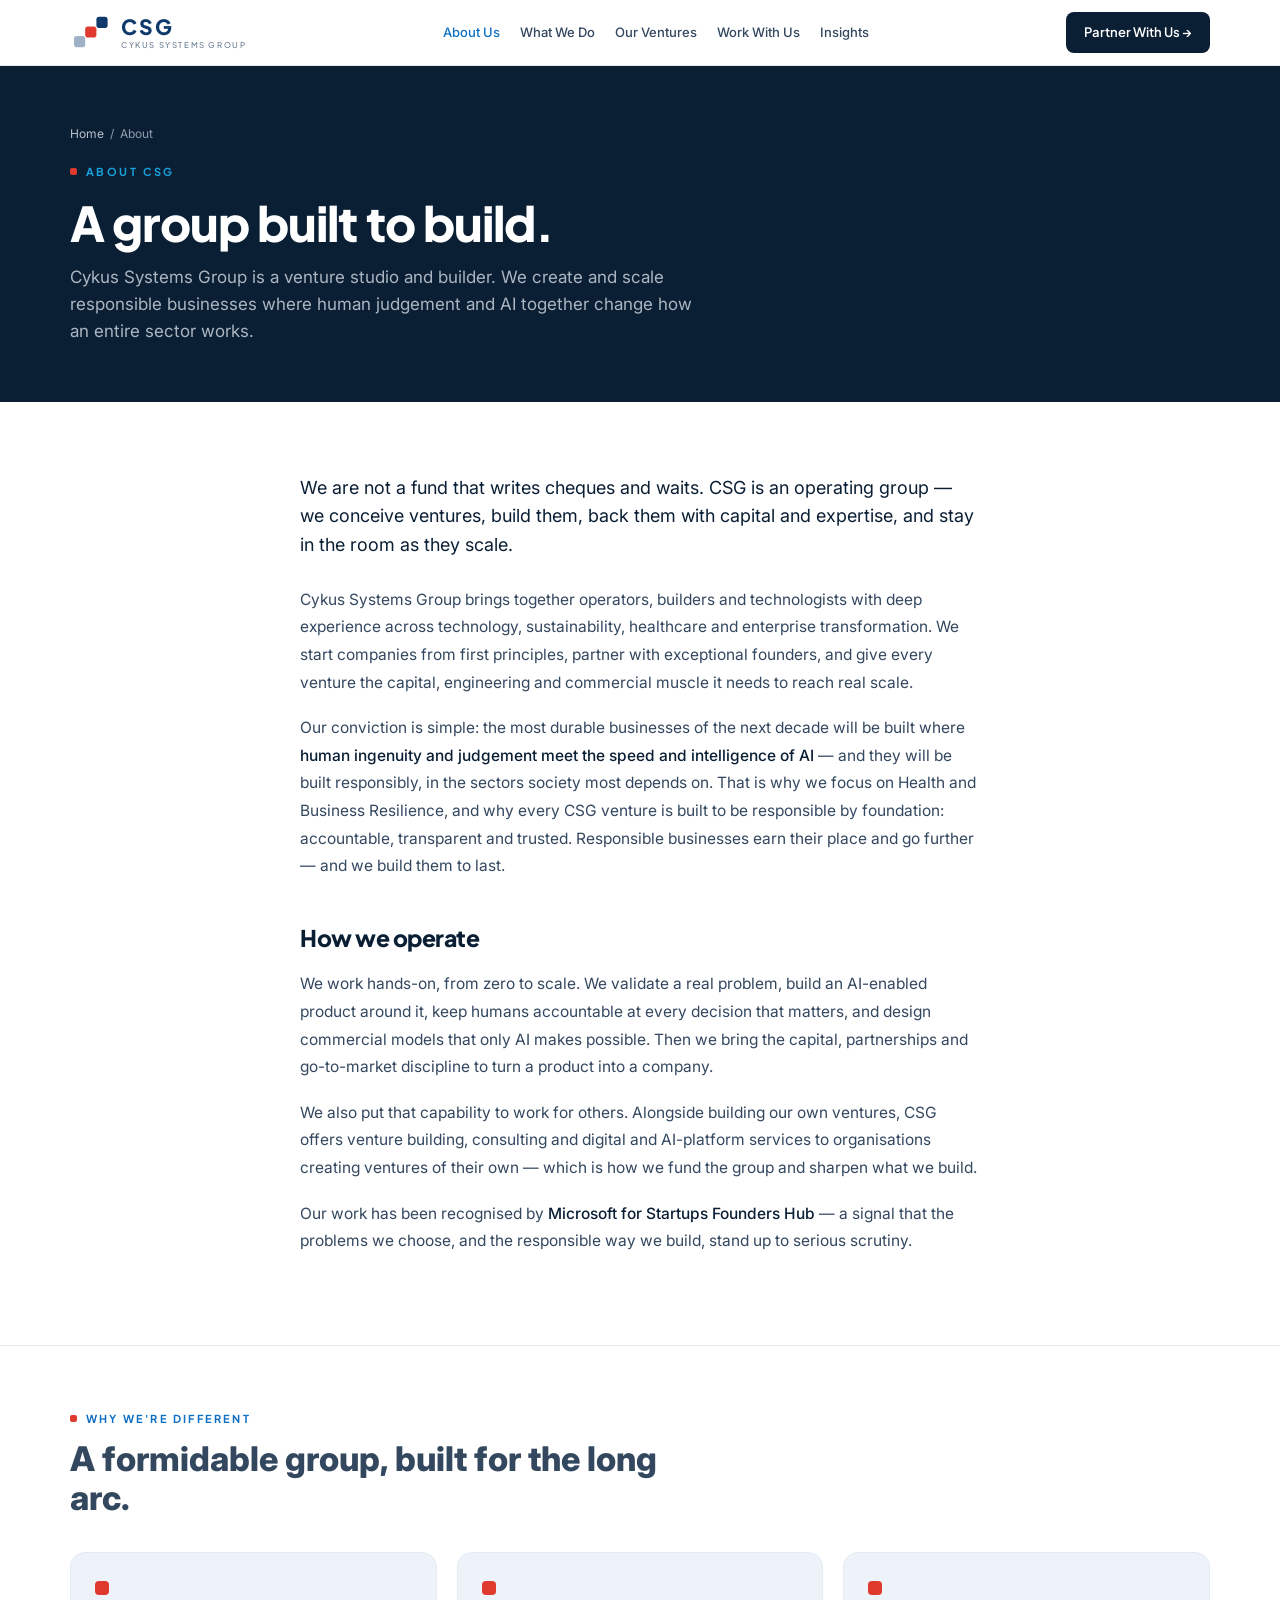
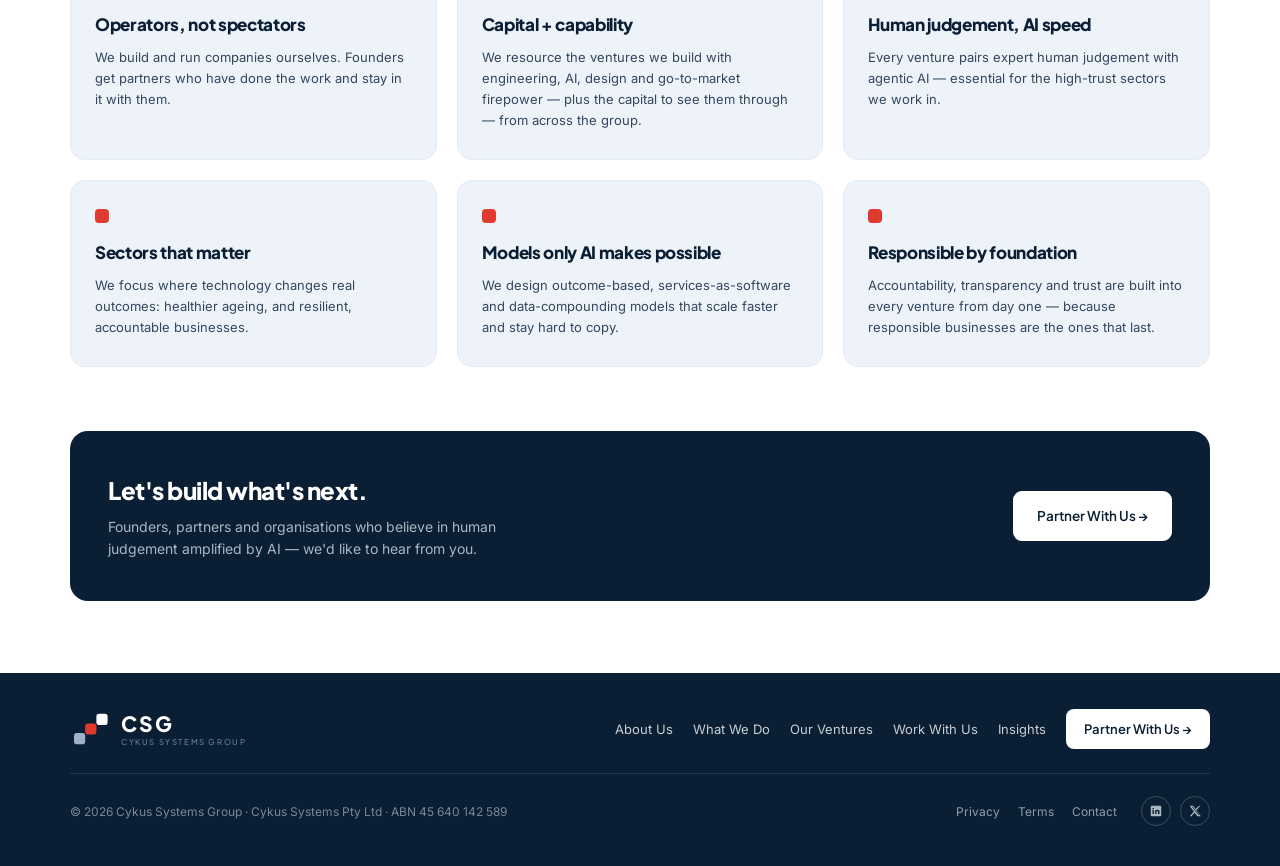
<file: about.html>
<!DOCTYPE html>
<html lang="en">
<head>
<meta charset="utf-8">
<meta name="viewport" content="width=device-width, initial-scale=1, viewport-fit=cover">
<meta name="claude:viewport-fit-sides" content="cover">
<title>About — CSG</title>
<link rel="icon" href="favicon.svg" type="image/svg+xml">
<link rel="icon" href="favicon-32.png" sizes="32x32" type="image/png">
<link rel="apple-touch-icon" href="apple-touch-icon.png">
<link rel="stylesheet" href="css/site.css">
<link rel="stylesheet" href="https://fonts.googleapis.com/css2?family=Plus+Jakarta+Sans:wght@500;600;700;800&family=Inter:wght@300;400;500&display=swap">
<!-- Microsoft Clarity -->
<script type="text/javascript">
    (function(c,l,a,r,i,t,y){
        c[a]=c[a]||function(){(c[a].q=c[a].q||[]).push(arguments)};
        t=l.createElement(r);t.async=1;t.src="https://www.clarity.ms/tag/"+i;
        y=l.getElementsByTagName(r)[0];y.parentNode.insertBefore(t,y);
    })(window, document, "clarity", "script", "zaazlstyo4");
</script>
</head>
<body>

<nav class="nav">
  <div class="wrap nav-in">
    <a class="logo" href="index.html" style="text-decoration:none;">
      <span class="emblem" aria-hidden="true"><svg viewBox="0 0 100 100"><rect x="66" y="12" width="28" height="28" rx="7" fill="currentColor"/><rect x="38" y="36" width="28" height="28" rx="7" fill="#E03A2F"/><rect x="10" y="60" width="28" height="28" rx="7" fill="#9FB1C6"/></svg></span>
      <span class="logo-txt">CSG<span>CYKUS SYSTEMS GROUP</span></span>
    </a>
    <div class="nav-links nav-menu">
      <a href="about.html" class="active">About Us</a>
      <a href="index.html#approach">What We Do</a>
      <a href="index.html#ventures">Our Ventures</a>
      <a href="index.html#work">Work With Us</a>
      <a href="insights.html">Insights</a>
    </div>
    <div class="nav-right">
      <a class="btn-dark" href="partner.html">Partner With Us →</a>
    </div>
  </div>
</nav>

<header class="phead">
  <div class="wrap phead-in">
    <div class="breadcrumb"><a href="index.html">Home</a> &nbsp;/&nbsp; About</div>
    <div class="eyebrow">ABOUT CSG</div>
    <h1>A group built to build.</h1>
    <p>Cykus Systems Group is a venture studio and builder. We create and scale responsible businesses where human judgement and AI together change how an entire sector works.</p>
  </div>
</header>

<section class="sec">
  <div class="wrap prose">
    <p class="standfirst">We are not a fund that writes cheques and waits. CSG is an operating group — we conceive ventures, build them, back them with capital and expertise, and stay in the room as they scale.</p>
    <p>Cykus Systems Group brings together operators, builders and technologists with deep experience across technology, sustainability, healthcare and enterprise transformation. We start companies from first principles, partner with exceptional founders, and give every venture the capital, engineering and commercial muscle it needs to reach real scale.</p>
    <p>Our conviction is simple: the most durable businesses of the next decade will be built where <strong>human ingenuity and judgement meet the speed and intelligence of AI</strong> — and they will be built responsibly, in the sectors society most depends on. That is why we focus on Health and Business Resilience, and why every CSG venture is built to be responsible by foundation: accountable, transparent and trusted. Responsible businesses earn their place and go further — and we build them to last.</p>
    <h2>How we operate</h2>
    <p>We work hands-on, from zero to scale. We validate a real problem, build an AI-enabled product around it, keep humans accountable at every decision that matters, and design commercial models that only AI makes possible. Then we bring the capital, partnerships and go-to-market discipline to turn a product into a company.</p>
    <p>We also put that capability to work for others. Alongside building our own ventures, CSG offers venture building, consulting and digital and AI-platform services to organisations creating ventures of their own — which is how we fund the group and sharpen what we build.</p>
    <p>Our work has been recognised by <strong>Microsoft for Startups Founders Hub</strong> — a signal that the problems we choose, and the responsible way we build, stand up to serious scrutiny.</p>
  </div>
</section>

<section class="sec" style="border-top:1px solid var(--line); padding-block:64px;">
  <div class="wrap">
    <div class="kick">WHY WE'RE DIFFERENT</div>
    <div class="h2" style="margin-bottom:34px; max-width:620px;">A formidable group, built for the long arc.</div>
    <div class="pillars">
      <div class="pillar"><div class="psq"></div><h3>Operators, not spectators</h3><p>We build and run companies ourselves. Founders get partners who have done the work and stay in it with them.</p></div>
      <div class="pillar"><div class="psq"></div><h3>Capital + capability</h3><p>We resource the ventures we build with engineering, AI, design and go-to-market firepower — plus the capital to see them through — from across the group.</p></div>
      <div class="pillar"><div class="psq"></div><h3>Human judgement, AI speed</h3><p>Every venture pairs expert human judgement with agentic AI — essential for the high-trust sectors we work in.</p></div>
      <div class="pillar"><div class="psq"></div><h3>Sectors that matter</h3><p>We focus where technology changes real outcomes: healthier ageing, and resilient, accountable businesses.</p></div>
      <div class="pillar"><div class="psq"></div><h3>Models only AI makes possible</h3><p>We design outcome-based, services-as-software and data-compounding models that scale faster and stay hard to copy.</p></div>
      <div class="pillar"><div class="psq"></div><h3>Responsible by foundation</h3><p>Accountability, transparency and trust are built into every venture from day one — because responsible businesses are the ones that last.</p></div>
    </div>
  </div>
</section>

<section class="sec" style="padding-top:0;">
  <div class="wrap">
    <div class="ctastrip">
      <div>
        <h2>Let's build what's next.</h2>
        <p>Founders, partners and organisations who believe in human judgement amplified by AI — we'd like to hear from you.</p>
      </div>
      <a class="btn-light" href="partner.html">Partner With Us →</a>
    </div>
  </div>
</section>

<footer class="footer">
  <div class="wrap">
    <div class="footer-top">
      <div class="logo">
        <span class="emblem" aria-hidden="true"><svg viewBox="0 0 100 100"><rect x="66" y="12" width="28" height="28" rx="7" fill="currentColor"/><rect x="38" y="36" width="28" height="28" rx="7" fill="#E03A2F"/><rect x="10" y="60" width="28" height="28" rx="7" fill="#9FB1C6"/></svg></span>
        <span class="logo-txt">CSG<span>CYKUS SYSTEMS GROUP</span></span>
      </div>
      <div class="footer-nav">
        <a href="about.html">About Us</a>
        <a href="index.html#approach">What We Do</a>
        <a href="index.html#ventures">Our Ventures</a>
        <a href="index.html#work">Work With Us</a>
        <a href="insights.html">Insights</a>
        <a class="btn-dark" href="partner.html" style="background:#fff;color:var(--navy);">Partner With Us →</a>
      </div>
    </div>
    <div class="footer-bot">
      <div class="footer-copy">© 2026 Cykus Systems Group · Cykus Systems Pty Ltd · ABN 45 640 142 589</div>
      <div class="footer-links">
        <a href="#">Privacy</a>
        <a href="#">Terms</a>
        <a href="partner.html">Contact</a>
        <div class="soc">
          <a href="#" aria-label="LinkedIn"><svg viewBox="0 0 24 24"><path d="M19 3a2 2 0 0 1 2 2v14a2 2 0 0 1-2 2H5a2 2 0 0 1-2-2V5a2 2 0 0 1 2-2h14zM8.34 17.34V10.3H6v7.04h2.34zM7.17 9.3a1.36 1.36 0 1 0 0-2.72 1.36 1.36 0 0 0 0 2.72zM18 17.34v-3.86c0-2.06-.44-3.64-2.85-3.64-1.16 0-1.93.63-2.25 1.23h-.03V10.3H10.6v7.04h2.34v-3.48c0-.92.17-1.8 1.31-1.8 1.12 0 1.14 1.05 1.14 1.86v3.42H18z"/></svg></a>
          <a href="#" aria-label="X"><svg viewBox="0 0 24 24"><path d="M18.9 3H21l-6.6 7.5L22 21h-6l-4.7-6.1L5.9 21H3l7-8-7.3-10h6.1l4.3 5.6L18.9 3zm-1 16h1.6L8.2 4.6H6.5L17.9 19z"/></svg></a>
        </div>
      </div>
    </div>
  </div>
</footer>

</body>
</html>
</file>
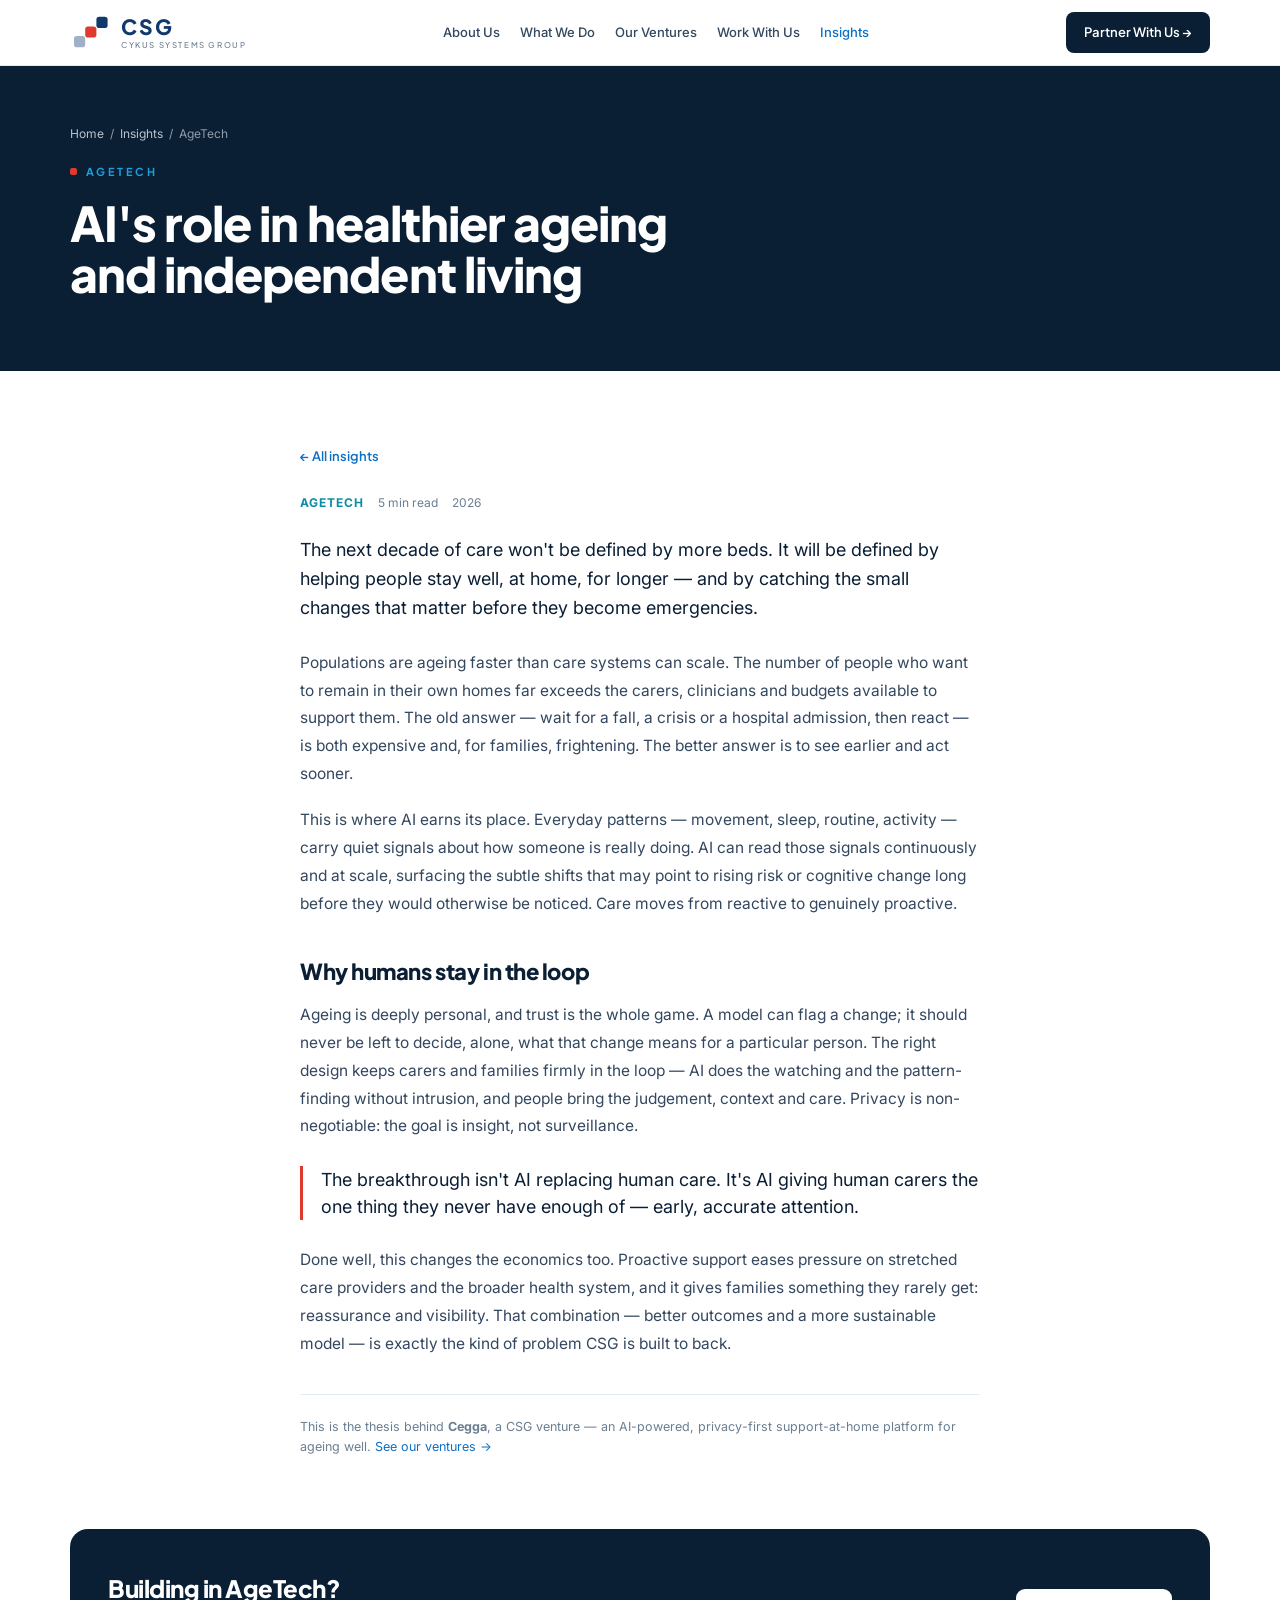
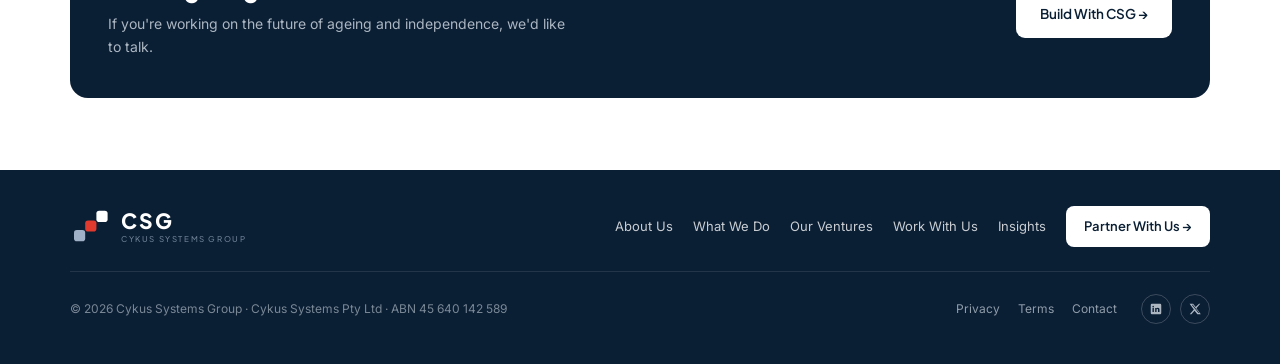
<file: insight-ageing.html>
<!DOCTYPE html>
<html lang="en">
<head>
<meta charset="utf-8">
<meta name="viewport" content="width=device-width, initial-scale=1, viewport-fit=cover">
<meta name="claude:viewport-fit-sides" content="cover">
<title>AI and healthier ageing — CSG</title>
<link rel="icon" href="favicon.svg" type="image/svg+xml">
<link rel="icon" href="favicon-32.png" sizes="32x32" type="image/png">
<link rel="apple-touch-icon" href="apple-touch-icon.png">
<link rel="stylesheet" href="css/site.css">
<link rel="stylesheet" href="https://fonts.googleapis.com/css2?family=Plus+Jakarta+Sans:wght@500;600;700;800&family=Inter:wght@300;400;500&display=swap">
<!-- Microsoft Clarity -->
<script type="text/javascript">
    (function(c,l,a,r,i,t,y){
        c[a]=c[a]||function(){(c[a].q=c[a].q||[]).push(arguments)};
        t=l.createElement(r);t.async=1;t.src="https://www.clarity.ms/tag/"+i;
        y=l.getElementsByTagName(r)[0];y.parentNode.insertBefore(t,y);
    })(window, document, "clarity", "script", "zaazlstyo4");
</script>
</head>
<body>

<nav class="nav">
  <div class="wrap nav-in">
    <a class="logo" href="index.html" style="text-decoration:none;">
      <span class="emblem" aria-hidden="true"><svg viewBox="0 0 100 100"><rect x="66" y="12" width="28" height="28" rx="7" fill="currentColor"/><rect x="38" y="36" width="28" height="28" rx="7" fill="#E03A2F"/><rect x="10" y="60" width="28" height="28" rx="7" fill="#9FB1C6"/></svg></span>
      <span class="logo-txt">CSG<span>CYKUS SYSTEMS GROUP</span></span>
    </a>
    <div class="nav-links nav-menu">
      <a href="about.html">About Us</a>
      <a href="index.html#approach">What We Do</a>
      <a href="index.html#ventures">Our Ventures</a>
      <a href="index.html#work">Work With Us</a>
      <a href="insights.html" class="active">Insights</a>
    </div>
    <div class="nav-right">
      <a class="btn-dark" href="partner.html">Partner With Us →</a>
    </div>
  </div>
</nav>

<header class="phead">
  <div class="wrap phead-in">
    <div class="breadcrumb"><a href="index.html">Home</a> &nbsp;/&nbsp; <a href="insights.html">Insights</a> &nbsp;/&nbsp; AgeTech</div>
    <div class="eyebrow">AGETECH</div>
    <h1>AI's role in healthier ageing and independent living</h1>
  </div>
</header>

<section class="sec">
  <div class="wrap article">
    <a class="backlink" href="insights.html">← All insights</a>
    <div class="meta"><span class="cat teal">AgeTech</span><span>5 min read</span><span>2026</span></div>

    <p class="standfirst">The next decade of care won't be defined by more beds. It will be defined by helping people stay well, at home, for longer — and by catching the small changes that matter before they become emergencies.</p>

    <p>Populations are ageing faster than care systems can scale. The number of people who want to remain in their own homes far exceeds the carers, clinicians and budgets available to support them. The old answer — wait for a fall, a crisis or a hospital admission, then react — is both expensive and, for families, frightening. The better answer is to see earlier and act sooner.</p>

    <p>This is where AI earns its place. Everyday patterns — movement, sleep, routine, activity — carry quiet signals about how someone is really doing. AI can read those signals continuously and at scale, surfacing the subtle shifts that may point to rising risk or cognitive change long before they would otherwise be noticed. Care moves from reactive to genuinely proactive.</p>

    <h2>Why humans stay in the loop</h2>
    <p>Ageing is deeply personal, and trust is the whole game. A model can flag a change; it should never be left to decide, alone, what that change means for a particular person. The right design keeps carers and families firmly in the loop — AI does the watching and the pattern-finding without intrusion, and people bring the judgement, context and care. Privacy is non-negotiable: the goal is insight, not surveillance.</p>

    <blockquote>The breakthrough isn't AI replacing human care. It's AI giving human carers the one thing they never have enough of — early, accurate attention.</blockquote>

    <p>Done well, this changes the economics too. Proactive support eases pressure on stretched care providers and the broader health system, and it gives families something they rarely get: reassurance and visibility. That combination — better outcomes and a more sustainable model — is exactly the kind of problem CSG is built to back.</p>

    <div class="disc">This is the thesis behind <strong>Cegga</strong>, a CSG venture — an AI-powered, privacy-first support-at-home platform for ageing well. <a href="index.html#ventures" style="color:var(--blue);text-decoration:none;">See our ventures →</a></div>
  </div>
</section>

<section class="sec" style="padding-top:0;">
  <div class="wrap">
    <div class="ctastrip">
      <div>
        <h2>Building in AgeTech?</h2>
        <p>If you're working on the future of ageing and independence, we'd like to talk.</p>
      </div>
      <a class="btn-light" href="partner.html#build">Build With CSG →</a>
    </div>
  </div>
</section>

<footer class="footer">
  <div class="wrap">
    <div class="footer-top">
      <div class="logo">
        <span class="emblem" aria-hidden="true"><svg viewBox="0 0 100 100"><rect x="66" y="12" width="28" height="28" rx="7" fill="currentColor"/><rect x="38" y="36" width="28" height="28" rx="7" fill="#E03A2F"/><rect x="10" y="60" width="28" height="28" rx="7" fill="#9FB1C6"/></svg></span>
        <span class="logo-txt">CSG<span>CYKUS SYSTEMS GROUP</span></span>
      </div>
      <div class="footer-nav">
        <a href="about.html">About Us</a>
        <a href="index.html#approach">What We Do</a>
        <a href="index.html#ventures">Our Ventures</a>
        <a href="index.html#work">Work With Us</a>
        <a href="insights.html">Insights</a>
        <a class="btn-dark" href="partner.html" style="background:#fff;color:var(--navy);">Partner With Us →</a>
      </div>
    </div>
    <div class="footer-bot">
      <div class="footer-copy">© 2026 Cykus Systems Group · Cykus Systems Pty Ltd · ABN 45 640 142 589</div>
      <div class="footer-links">
        <a href="#">Privacy</a>
        <a href="#">Terms</a>
        <a href="partner.html">Contact</a>
        <div class="soc">
          <a href="#" aria-label="LinkedIn"><svg viewBox="0 0 24 24"><path d="M19 3a2 2 0 0 1 2 2v14a2 2 0 0 1-2 2H5a2 2 0 0 1-2-2V5a2 2 0 0 1 2-2h14zM8.34 17.34V10.3H6v7.04h2.34zM7.17 9.3a1.36 1.36 0 1 0 0-2.72 1.36 1.36 0 0 0 0 2.72zM18 17.34v-3.86c0-2.06-.44-3.64-2.85-3.64-1.16 0-1.93.63-2.25 1.23h-.03V10.3H10.6v7.04h2.34v-3.48c0-.92.17-1.8 1.31-1.8 1.12 0 1.14 1.05 1.14 1.86v3.42H18z"/></svg></a>
          <a href="#" aria-label="X"><svg viewBox="0 0 24 24"><path d="M18.9 3H21l-6.6 7.5L22 21h-6l-4.7-6.1L5.9 21H3l7-8-7.3-10h6.1l4.3 5.6L18.9 3zm-1 16h1.6L8.2 4.6H6.5L17.9 19z"/></svg></a>
        </div>
      </div>
    </div>
  </div>
</footer>

</body>
</html>
</file>
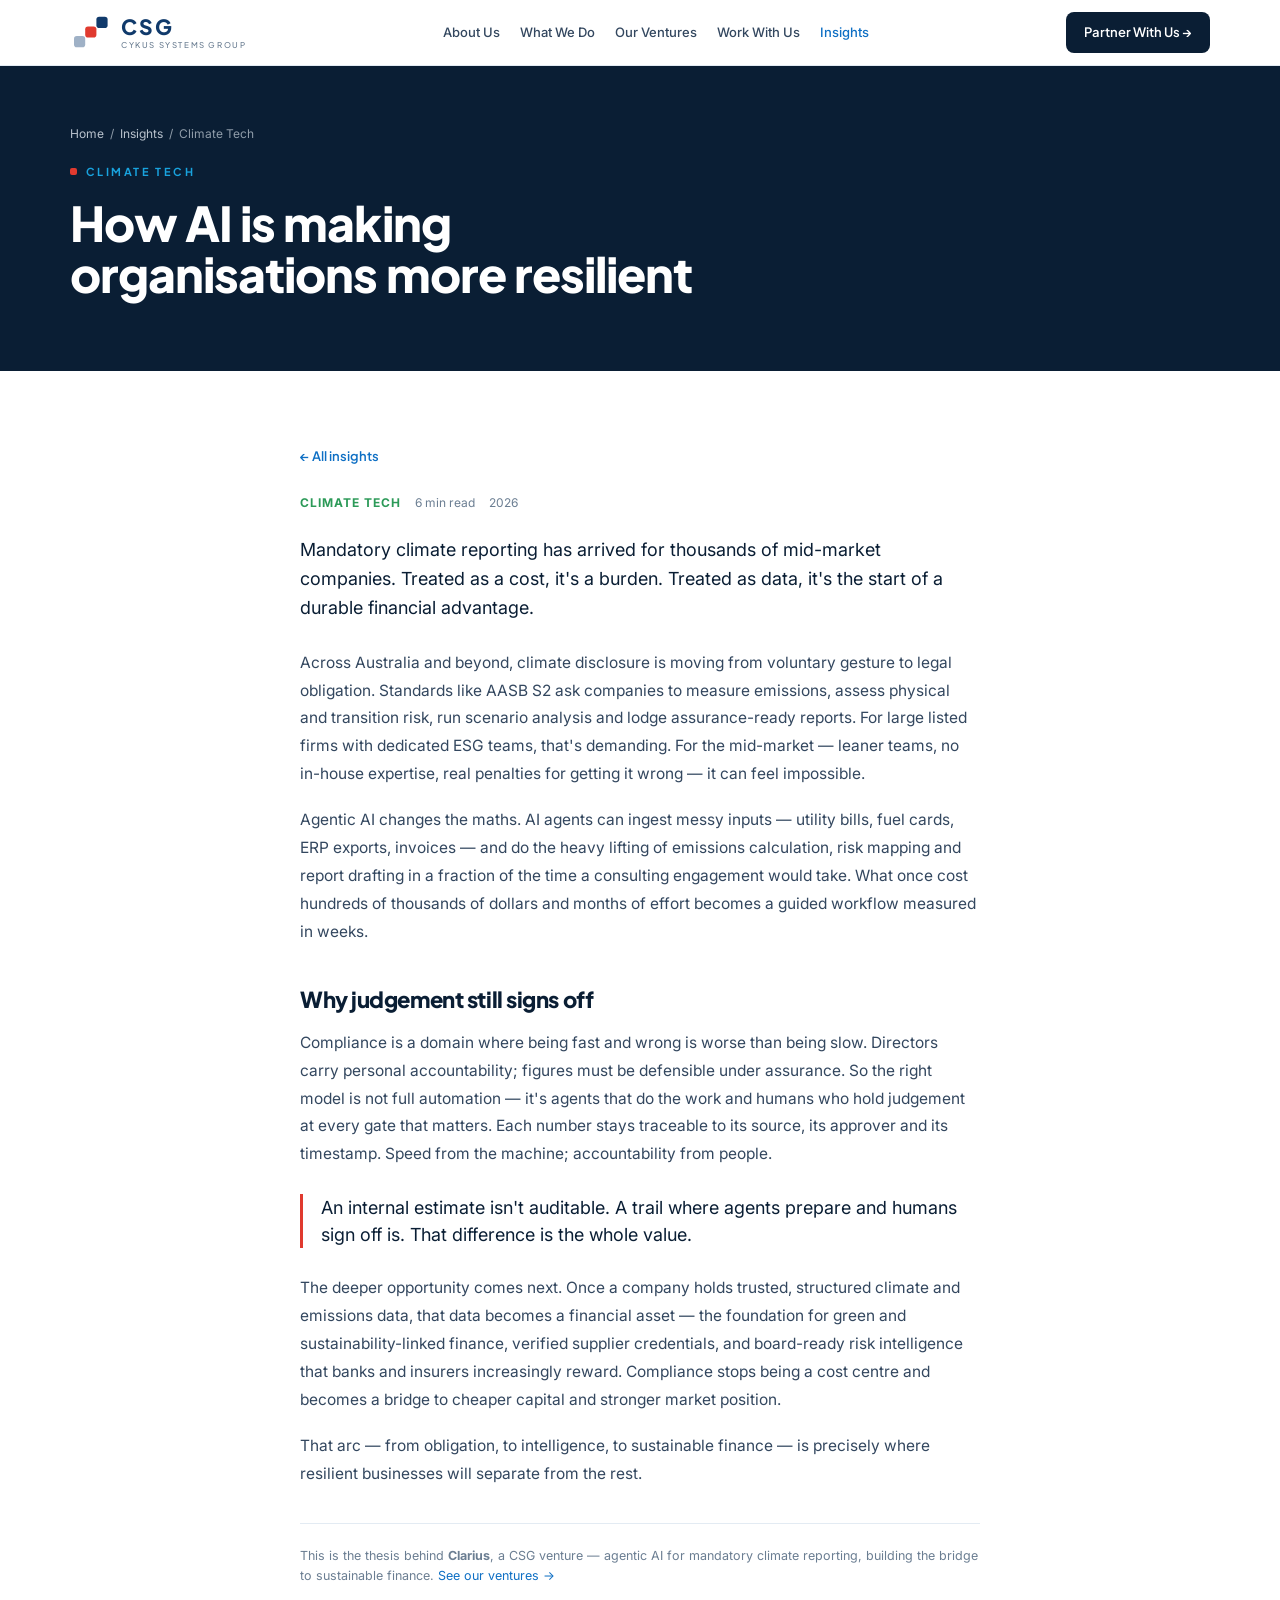
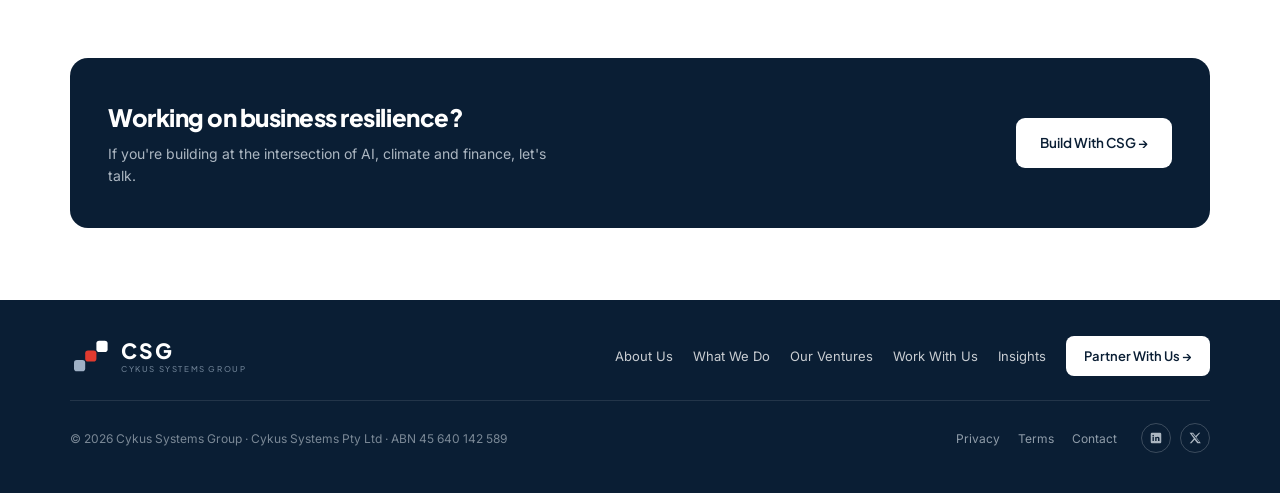
<file: insight-climate.html>
<!DOCTYPE html>
<html lang="en">
<head>
<meta charset="utf-8">
<meta name="viewport" content="width=device-width, initial-scale=1, viewport-fit=cover">
<meta name="claude:viewport-fit-sides" content="cover">
<title>AI and business resilience — CSG</title>
<link rel="icon" href="favicon.svg" type="image/svg+xml">
<link rel="icon" href="favicon-32.png" sizes="32x32" type="image/png">
<link rel="apple-touch-icon" href="apple-touch-icon.png">
<link rel="stylesheet" href="css/site.css">
<link rel="stylesheet" href="https://fonts.googleapis.com/css2?family=Plus+Jakarta+Sans:wght@500;600;700;800&family=Inter:wght@300;400;500&display=swap">
<!-- Microsoft Clarity -->
<script type="text/javascript">
    (function(c,l,a,r,i,t,y){
        c[a]=c[a]||function(){(c[a].q=c[a].q||[]).push(arguments)};
        t=l.createElement(r);t.async=1;t.src="https://www.clarity.ms/tag/"+i;
        y=l.getElementsByTagName(r)[0];y.parentNode.insertBefore(t,y);
    })(window, document, "clarity", "script", "zaazlstyo4");
</script>
</head>
<body>

<nav class="nav">
  <div class="wrap nav-in">
    <a class="logo" href="index.html" style="text-decoration:none;">
      <span class="emblem" aria-hidden="true"><svg viewBox="0 0 100 100"><rect x="66" y="12" width="28" height="28" rx="7" fill="currentColor"/><rect x="38" y="36" width="28" height="28" rx="7" fill="#E03A2F"/><rect x="10" y="60" width="28" height="28" rx="7" fill="#9FB1C6"/></svg></span>
      <span class="logo-txt">CSG<span>CYKUS SYSTEMS GROUP</span></span>
    </a>
    <div class="nav-links nav-menu">
      <a href="about.html">About Us</a>
      <a href="index.html#approach">What We Do</a>
      <a href="index.html#ventures">Our Ventures</a>
      <a href="index.html#work">Work With Us</a>
      <a href="insights.html" class="active">Insights</a>
    </div>
    <div class="nav-right">
      <a class="btn-dark" href="partner.html">Partner With Us →</a>
    </div>
  </div>
</nav>

<header class="phead">
  <div class="wrap phead-in">
    <div class="breadcrumb"><a href="index.html">Home</a> &nbsp;/&nbsp; <a href="insights.html">Insights</a> &nbsp;/&nbsp; Climate Tech</div>
    <div class="eyebrow">CLIMATE TECH</div>
    <h1>How AI is making organisations more resilient</h1>
  </div>
</header>

<section class="sec">
  <div class="wrap article">
    <a class="backlink" href="insights.html">← All insights</a>
    <div class="meta"><span class="cat green">Climate Tech</span><span>6 min read</span><span>2026</span></div>

    <p class="standfirst">Mandatory climate reporting has arrived for thousands of mid-market companies. Treated as a cost, it's a burden. Treated as data, it's the start of a durable financial advantage.</p>

    <p>Across Australia and beyond, climate disclosure is moving from voluntary gesture to legal obligation. Standards like AASB S2 ask companies to measure emissions, assess physical and transition risk, run scenario analysis and lodge assurance-ready reports. For large listed firms with dedicated ESG teams, that's demanding. For the mid-market — leaner teams, no in-house expertise, real penalties for getting it wrong — it can feel impossible.</p>

    <p>Agentic AI changes the maths. AI agents can ingest messy inputs — utility bills, fuel cards, ERP exports, invoices — and do the heavy lifting of emissions calculation, risk mapping and report drafting in a fraction of the time a consulting engagement would take. What once cost hundreds of thousands of dollars and months of effort becomes a guided workflow measured in weeks.</p>

    <h2>Why judgement still signs off</h2>
    <p>Compliance is a domain where being fast and wrong is worse than being slow. Directors carry personal accountability; figures must be defensible under assurance. So the right model is not full automation — it's agents that do the work and humans who hold judgement at every gate that matters. Each number stays traceable to its source, its approver and its timestamp. Speed from the machine; accountability from people.</p>

    <blockquote>An internal estimate isn't auditable. A trail where agents prepare and humans sign off is. That difference is the whole value.</blockquote>

    <p>The deeper opportunity comes next. Once a company holds trusted, structured climate and emissions data, that data becomes a financial asset — the foundation for green and sustainability-linked finance, verified supplier credentials, and board-ready risk intelligence that banks and insurers increasingly reward. Compliance stops being a cost centre and becomes a bridge to cheaper capital and stronger market position.</p>

    <p>That arc — from obligation, to intelligence, to sustainable finance — is precisely where resilient businesses will separate from the rest.</p>

    <div class="disc">This is the thesis behind <strong>Clarius</strong>, a CSG venture — agentic AI for mandatory climate reporting, building the bridge to sustainable finance. <a href="index.html#ventures" style="color:var(--blue);text-decoration:none;">See our ventures →</a></div>
  </div>
</section>

<section class="sec" style="padding-top:0;">
  <div class="wrap">
    <div class="ctastrip">
      <div>
        <h2>Working on business resilience?</h2>
        <p>If you're building at the intersection of AI, climate and finance, let's talk.</p>
      </div>
      <a class="btn-light" href="partner.html#build">Build With CSG →</a>
    </div>
  </div>
</section>

<footer class="footer">
  <div class="wrap">
    <div class="footer-top">
      <div class="logo">
        <span class="emblem" aria-hidden="true"><svg viewBox="0 0 100 100"><rect x="66" y="12" width="28" height="28" rx="7" fill="currentColor"/><rect x="38" y="36" width="28" height="28" rx="7" fill="#E03A2F"/><rect x="10" y="60" width="28" height="28" rx="7" fill="#9FB1C6"/></svg></span>
        <span class="logo-txt">CSG<span>CYKUS SYSTEMS GROUP</span></span>
      </div>
      <div class="footer-nav">
        <a href="about.html">About Us</a>
        <a href="index.html#approach">What We Do</a>
        <a href="index.html#ventures">Our Ventures</a>
        <a href="index.html#work">Work With Us</a>
        <a href="insights.html">Insights</a>
        <a class="btn-dark" href="partner.html" style="background:#fff;color:var(--navy);">Partner With Us →</a>
      </div>
    </div>
    <div class="footer-bot">
      <div class="footer-copy">© 2026 Cykus Systems Group · Cykus Systems Pty Ltd · ABN 45 640 142 589</div>
      <div class="footer-links">
        <a href="#">Privacy</a>
        <a href="#">Terms</a>
        <a href="partner.html">Contact</a>
        <div class="soc">
          <a href="#" aria-label="LinkedIn"><svg viewBox="0 0 24 24"><path d="M19 3a2 2 0 0 1 2 2v14a2 2 0 0 1-2 2H5a2 2 0 0 1-2-2V5a2 2 0 0 1 2-2h14zM8.34 17.34V10.3H6v7.04h2.34zM7.17 9.3a1.36 1.36 0 1 0 0-2.72 1.36 1.36 0 0 0 0 2.72zM18 17.34v-3.86c0-2.06-.44-3.64-2.85-3.64-1.16 0-1.93.63-2.25 1.23h-.03V10.3H10.6v7.04h2.34v-3.48c0-.92.17-1.8 1.31-1.8 1.12 0 1.14 1.05 1.14 1.86v3.42H18z"/></svg></a>
          <a href="#" aria-label="X"><svg viewBox="0 0 24 24"><path d="M18.9 3H21l-6.6 7.5L22 21h-6l-4.7-6.1L5.9 21H3l7-8-7.3-10h6.1l4.3 5.6L18.9 3zm-1 16h1.6L8.2 4.6H6.5L17.9 19z"/></svg></a>
        </div>
      </div>
    </div>
  </div>
</footer>

</body>
</html>
</file>
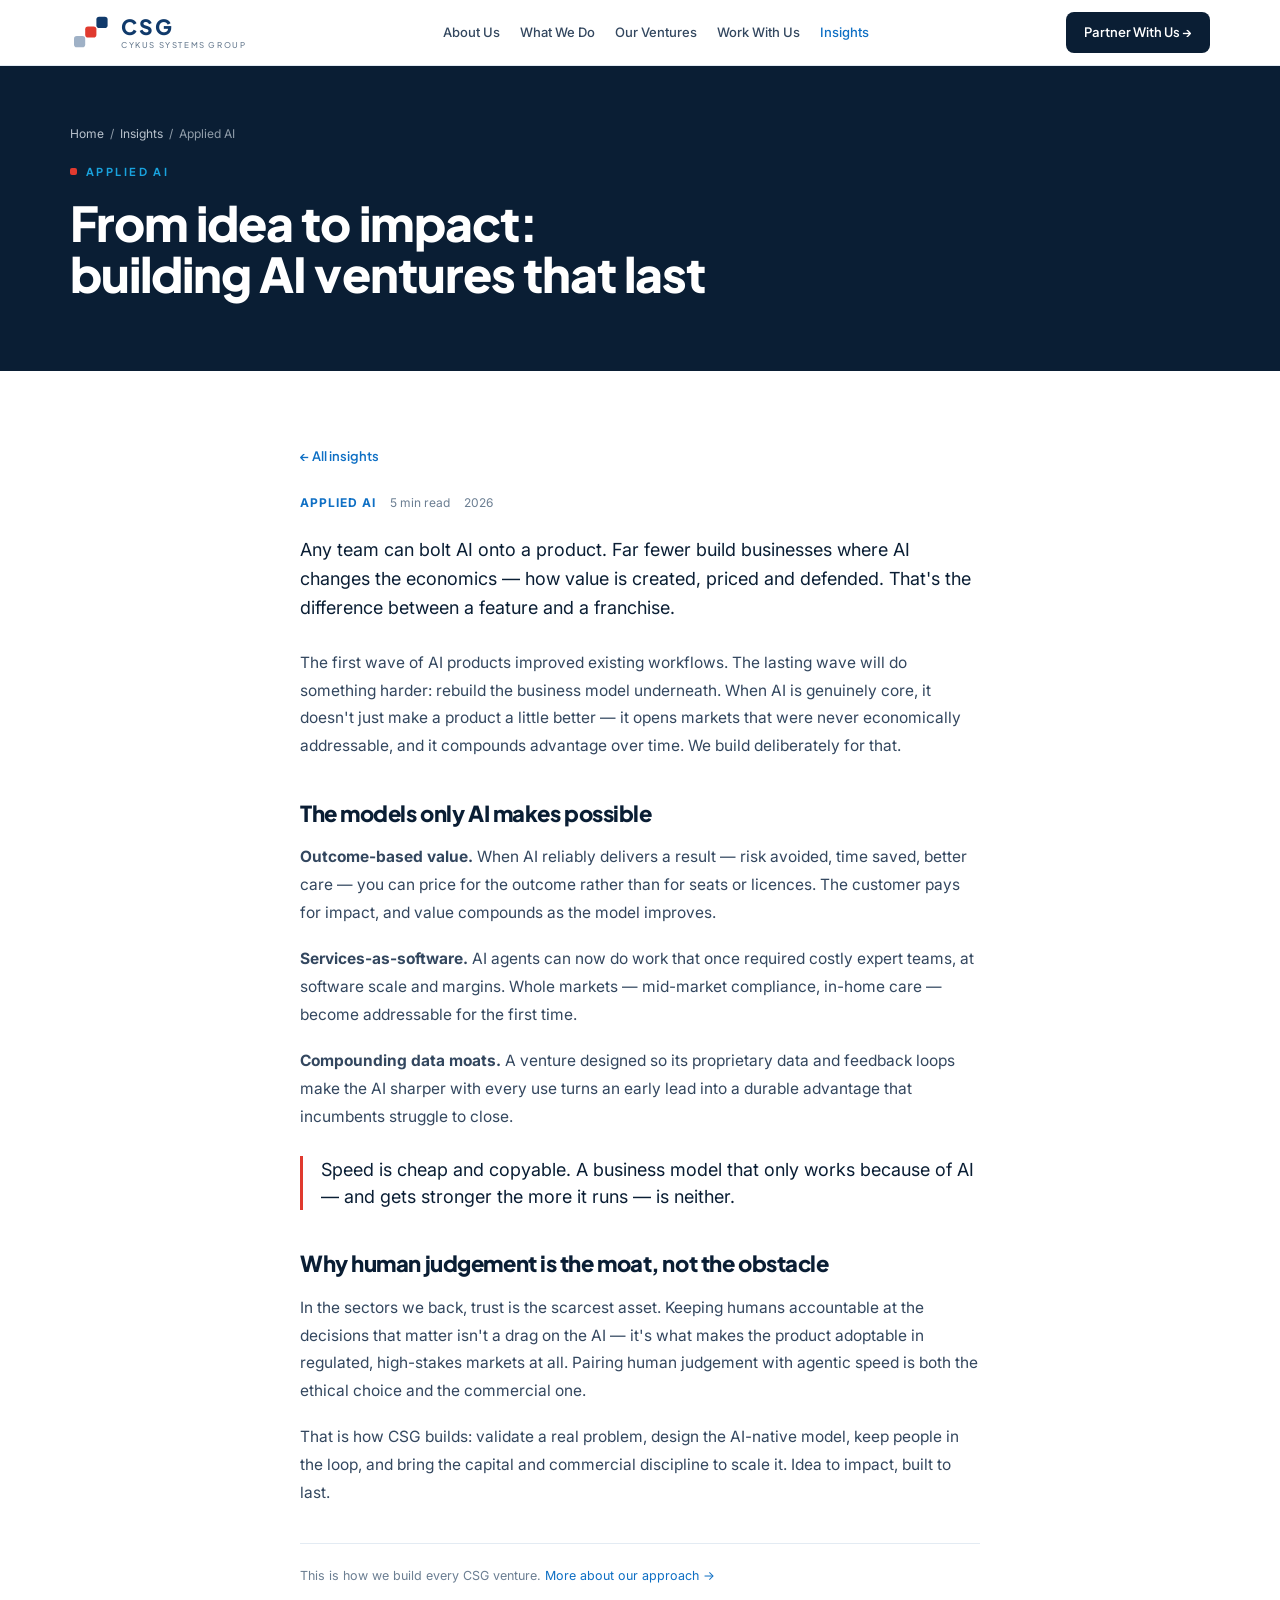
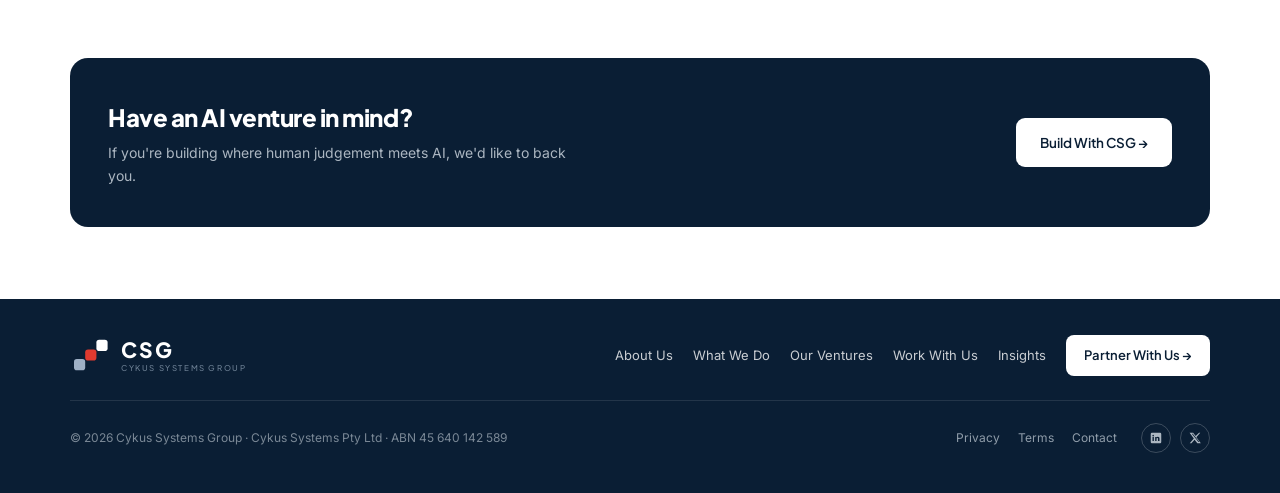
<file: insight-venture.html>
<!DOCTYPE html>
<html lang="en">
<head>
<meta charset="utf-8">
<meta name="viewport" content="width=device-width, initial-scale=1, viewport-fit=cover">
<meta name="claude:viewport-fit-sides" content="cover">
<title>Building AI ventures that last — CSG</title>
<link rel="icon" href="favicon.svg" type="image/svg+xml">
<link rel="icon" href="favicon-32.png" sizes="32x32" type="image/png">
<link rel="apple-touch-icon" href="apple-touch-icon.png">
<link rel="stylesheet" href="css/site.css">
<link rel="stylesheet" href="https://fonts.googleapis.com/css2?family=Plus+Jakarta+Sans:wght@500;600;700;800&family=Inter:wght@300;400;500&display=swap">
<!-- Microsoft Clarity -->
<script type="text/javascript">
    (function(c,l,a,r,i,t,y){
        c[a]=c[a]||function(){(c[a].q=c[a].q||[]).push(arguments)};
        t=l.createElement(r);t.async=1;t.src="https://www.clarity.ms/tag/"+i;
        y=l.getElementsByTagName(r)[0];y.parentNode.insertBefore(t,y);
    })(window, document, "clarity", "script", "zaazlstyo4");
</script>
</head>
<body>

<nav class="nav">
  <div class="wrap nav-in">
    <a class="logo" href="index.html" style="text-decoration:none;">
      <span class="emblem" aria-hidden="true"><svg viewBox="0 0 100 100"><rect x="66" y="12" width="28" height="28" rx="7" fill="currentColor"/><rect x="38" y="36" width="28" height="28" rx="7" fill="#E03A2F"/><rect x="10" y="60" width="28" height="28" rx="7" fill="#9FB1C6"/></svg></span>
      <span class="logo-txt">CSG<span>CYKUS SYSTEMS GROUP</span></span>
    </a>
    <div class="nav-links nav-menu">
      <a href="about.html">About Us</a>
      <a href="index.html#approach">What We Do</a>
      <a href="index.html#ventures">Our Ventures</a>
      <a href="index.html#work">Work With Us</a>
      <a href="insights.html" class="active">Insights</a>
    </div>
    <div class="nav-right">
      <a class="btn-dark" href="partner.html">Partner With Us →</a>
    </div>
  </div>
</nav>

<header class="phead">
  <div class="wrap phead-in">
    <div class="breadcrumb"><a href="index.html">Home</a> &nbsp;/&nbsp; <a href="insights.html">Insights</a> &nbsp;/&nbsp; Applied AI</div>
    <div class="eyebrow">APPLIED AI</div>
    <h1>From idea to impact: building AI ventures that last</h1>
  </div>
</header>

<section class="sec">
  <div class="wrap article">
    <a class="backlink" href="insights.html">← All insights</a>
    <div class="meta"><span class="cat blue">Applied AI</span><span>5 min read</span><span>2026</span></div>

    <p class="standfirst">Any team can bolt AI onto a product. Far fewer build businesses where AI changes the economics — how value is created, priced and defended. That's the difference between a feature and a franchise.</p>

    <p>The first wave of AI products improved existing workflows. The lasting wave will do something harder: rebuild the business model underneath. When AI is genuinely core, it doesn't just make a product a little better — it opens markets that were never economically addressable, and it compounds advantage over time. We build deliberately for that.</p>

    <h2>The models only AI makes possible</h2>
    <p><strong>Outcome-based value.</strong> When AI reliably delivers a result — risk avoided, time saved, better care — you can price for the outcome rather than for seats or licences. The customer pays for impact, and value compounds as the model improves.</p>
    <p><strong>Services-as-software.</strong> AI agents can now do work that once required costly expert teams, at software scale and margins. Whole markets — mid-market compliance, in-home care — become addressable for the first time.</p>
    <p><strong>Compounding data moats.</strong> A venture designed so its proprietary data and feedback loops make the AI sharper with every use turns an early lead into a durable advantage that incumbents struggle to close.</p>

    <blockquote>Speed is cheap and copyable. A business model that only works because of AI — and gets stronger the more it runs — is neither.</blockquote>

    <h2>Why human judgement is the moat, not the obstacle</h2>
    <p>In the sectors we back, trust is the scarcest asset. Keeping humans accountable at the decisions that matter isn't a drag on the AI — it's what makes the product adoptable in regulated, high-stakes markets at all. Pairing human judgement with agentic speed is both the ethical choice and the commercial one.</p>

    <p>That is how CSG builds: validate a real problem, design the AI-native model, keep people in the loop, and bring the capital and commercial discipline to scale it. Idea to impact, built to last.</p>

    <div class="disc">This is how we build every CSG venture. <a href="about.html" style="color:var(--blue);text-decoration:none;">More about our approach →</a></div>
  </div>
</section>

<section class="sec" style="padding-top:0;">
  <div class="wrap">
    <div class="ctastrip">
      <div>
        <h2>Have an AI venture in mind?</h2>
        <p>If you're building where human judgement meets AI, we'd like to back you.</p>
      </div>
      <a class="btn-light" href="partner.html#build">Build With CSG →</a>
    </div>
  </div>
</section>

<footer class="footer">
  <div class="wrap">
    <div class="footer-top">
      <div class="logo">
        <span class="emblem" aria-hidden="true"><svg viewBox="0 0 100 100"><rect x="66" y="12" width="28" height="28" rx="7" fill="currentColor"/><rect x="38" y="36" width="28" height="28" rx="7" fill="#E03A2F"/><rect x="10" y="60" width="28" height="28" rx="7" fill="#9FB1C6"/></svg></span>
        <span class="logo-txt">CSG<span>CYKUS SYSTEMS GROUP</span></span>
      </div>
      <div class="footer-nav">
        <a href="about.html">About Us</a>
        <a href="index.html#approach">What We Do</a>
        <a href="index.html#ventures">Our Ventures</a>
        <a href="index.html#work">Work With Us</a>
        <a href="insights.html">Insights</a>
        <a class="btn-dark" href="partner.html" style="background:#fff;color:var(--navy);">Partner With Us →</a>
      </div>
    </div>
    <div class="footer-bot">
      <div class="footer-copy">© 2026 Cykus Systems Group · Cykus Systems Pty Ltd · ABN 45 640 142 589</div>
      <div class="footer-links">
        <a href="#">Privacy</a>
        <a href="#">Terms</a>
        <a href="partner.html">Contact</a>
        <div class="soc">
          <a href="#" aria-label="LinkedIn"><svg viewBox="0 0 24 24"><path d="M19 3a2 2 0 0 1 2 2v14a2 2 0 0 1-2 2H5a2 2 0 0 1-2-2V5a2 2 0 0 1 2-2h14zM8.34 17.34V10.3H6v7.04h2.34zM7.17 9.3a1.36 1.36 0 1 0 0-2.72 1.36 1.36 0 0 0 0 2.72zM18 17.34v-3.86c0-2.06-.44-3.64-2.85-3.64-1.16 0-1.93.63-2.25 1.23h-.03V10.3H10.6v7.04h2.34v-3.48c0-.92.17-1.8 1.31-1.8 1.12 0 1.14 1.05 1.14 1.86v3.42H18z"/></svg></a>
          <a href="#" aria-label="X"><svg viewBox="0 0 24 24"><path d="M18.9 3H21l-6.6 7.5L22 21h-6l-4.7-6.1L5.9 21H3l7-8-7.3-10h6.1l4.3 5.6L18.9 3zm-1 16h1.6L8.2 4.6H6.5L17.9 19z"/></svg></a>
        </div>
      </div>
    </div>
  </div>
</footer>

</body>
</html>
</file>
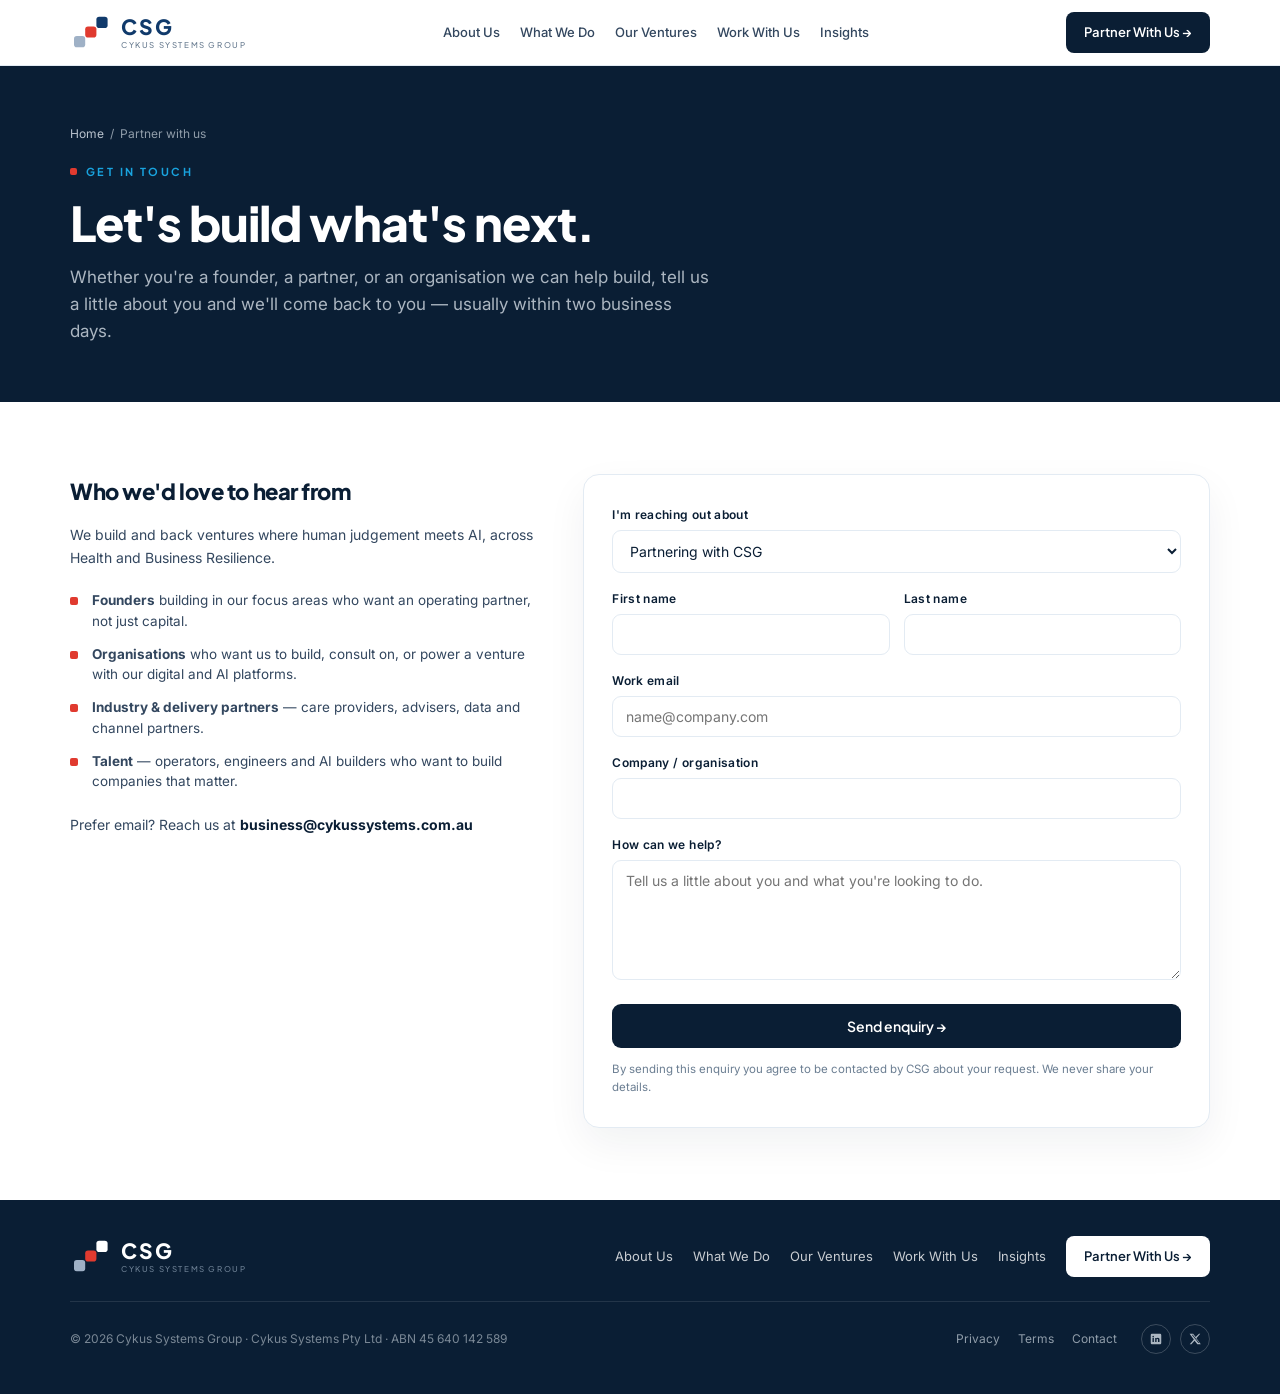
<file: partner.html>
<!DOCTYPE html>
<html lang="en">
<head>
<meta charset="utf-8">
<meta name="viewport" content="width=device-width, initial-scale=1, viewport-fit=cover">
<meta name="claude:viewport-fit-sides" content="cover">
<title>Partner — CSG</title>
<link rel="icon" href="favicon.svg" type="image/svg+xml">
<link rel="icon" href="favicon-32.png" sizes="32x32" type="image/png">
<link rel="apple-touch-icon" href="apple-touch-icon.png">
<link rel="stylesheet" href="css/site.css">
<link rel="stylesheet" href="https://fonts.googleapis.com/css2?family=Plus+Jakarta+Sans:wght@500;600;700;800&family=Inter:wght@300;400;500&display=swap">
<!-- Microsoft Clarity -->
<script type="text/javascript">
    (function(c,l,a,r,i,t,y){
        c[a]=c[a]||function(){(c[a].q=c[a].q||[]).push(arguments)};
        t=l.createElement(r);t.async=1;t.src="https://www.clarity.ms/tag/"+i;
        y=l.getElementsByTagName(r)[0];y.parentNode.insertBefore(t,y);
    })(window, document, "clarity", "script", "zaazlstyo4");
</script>
</head>
<body>

<nav class="nav">
  <div class="wrap nav-in">
    <a class="logo" href="index.html" style="text-decoration:none;">
      <span class="emblem" aria-hidden="true"><svg viewBox="0 0 100 100"><rect x="66" y="12" width="28" height="28" rx="7" fill="currentColor"/><rect x="38" y="36" width="28" height="28" rx="7" fill="#E03A2F"/><rect x="10" y="60" width="28" height="28" rx="7" fill="#9FB1C6"/></svg></span>
      <span class="logo-txt">CSG<span>CYKUS SYSTEMS GROUP</span></span>
    </a>
    <div class="nav-links nav-menu">
      <a href="about.html">About Us</a>
      <a href="index.html#approach">What We Do</a>
      <a href="index.html#ventures">Our Ventures</a>
      <a href="index.html#work">Work With Us</a>
      <a href="insights.html">Insights</a>
    </div>
    <div class="nav-right">
      <a class="btn-dark" href="partner.html">Partner With Us →</a>
    </div>
  </div>
</nav>

<header class="phead">
  <div class="wrap phead-in">
    <div class="breadcrumb"><a href="index.html">Home</a> &nbsp;/&nbsp; Partner with us</div>
    <div class="eyebrow">GET IN TOUCH</div>
    <h1>Let's build what's next.</h1>
    <p>Whether you're a founder, a partner, or an organisation we can help build, tell us a little about you and we'll come back to you — usually within two business days.</p>
  </div>
</header>

<section class="sec">
  <div class="wrap">
    <div class="formwrap">
      <div class="form-aside">
        <h2>Who we'd love to hear from</h2>
        <p>We build and back ventures where human judgement meets AI, across Health and Business Resilience.</p>
        <ul class="pts">
          <li><strong>Founders</strong> building in our focus areas who want an operating partner, not just capital.</li>
          <li><strong>Organisations</strong> who want us to build, consult on, or power a venture with our digital and AI platforms.</li>
          <li><strong>Industry &amp; delivery partners</strong> — care providers, advisers, data and channel partners.</li>
          <li><strong>Talent</strong> — operators, engineers and AI builders who want to build companies that matter.</li>
        </ul>
        <p style="margin-top:22px;">Prefer email? Reach us at <strong style="color:var(--ink);">business@cykussystems.com.au</strong></p>
      </div>

      <div class="form-card">
        <form id="enq" novalidate>
          <div class="field">
            <label for="interest">I'm reaching out about</label>
            <select id="interest" name="interest">
              <option value="Partnership">Partnering with CSG</option>
              <option value="Build a venture with CSG">Building a venture with CSG</option>
              <option value="Consulting or platform engagement">A consulting or platform engagement</option>
              <option value="Media">Media &amp; speaking</option>
              <option value="General enquiry">General enquiry</option>
            </select>
          </div>
          <div class="form-row">
            <div class="field">
              <label for="fname">First name</label>
              <input id="fname" name="fname" type="text" autocomplete="given-name">
              <div class="err" id="err-fname">Please enter your first name.</div>
            </div>
            <div class="field">
              <label for="lname">Last name</label>
              <input id="lname" name="lname" type="text" autocomplete="family-name">
            </div>
          </div>
          <div class="field">
            <label for="email">Work email</label>
            <input id="email" name="email" type="email" autocomplete="email" placeholder="name@company.com">
            <div class="err" id="err-email">Please enter a valid email address.</div>
          </div>
          <div class="field">
            <label for="company">Company / organisation</label>
            <input id="company" name="company" type="text" autocomplete="organization">
          </div>
          <div class="field">
            <label for="message">How can we help?</label>
            <textarea id="message" name="message" placeholder="Tell us a little about you and what you're looking to do."></textarea>
            <div class="err" id="err-message">Please add a short message.</div>
          </div>
          <input type="checkbox" name="botcheck" id="botcheck" tabindex="-1" autocomplete="off" style="display:none !important;">
          <button type="submit" class="btn-submit">Send enquiry →</button>
          <div class="form-note">By sending this enquiry you agree to be contacted by CSG about your request. We never share your details.</div>
          <div id="send-err" style="display:none; color:#c0392b; font-size:13px; margin-top:12px;">Sorry — something went wrong sending your enquiry. Please email us directly at <strong>business@cykussystems.com.au</strong>.</div>
        </form>

        <div class="form-ok" id="ok">
          <h3>Thanks — we've got it.</h3>
          <p id="ok-msg">We'll be in touch shortly.</p>
        </div>
      </div>
    </div>
  </div>
</section>

<footer class="footer">
  <div class="wrap">
    <div class="footer-top">
      <div class="logo">
        <span class="emblem" aria-hidden="true"><svg viewBox="0 0 100 100"><rect x="66" y="12" width="28" height="28" rx="7" fill="currentColor"/><rect x="38" y="36" width="28" height="28" rx="7" fill="#E03A2F"/><rect x="10" y="60" width="28" height="28" rx="7" fill="#9FB1C6"/></svg></span>
        <span class="logo-txt">CSG<span>CYKUS SYSTEMS GROUP</span></span>
      </div>
      <div class="footer-nav">
        <a href="about.html">About Us</a>
        <a href="index.html#approach">What We Do</a>
        <a href="index.html#ventures">Our Ventures</a>
        <a href="index.html#work">Work With Us</a>
        <a href="insights.html">Insights</a>
        <a class="btn-dark" href="partner.html" style="background:#fff;color:var(--navy);">Partner With Us →</a>
      </div>
    </div>
    <div class="footer-bot">
      <div class="footer-copy">© 2026 Cykus Systems Group · Cykus Systems Pty Ltd · ABN 45 640 142 589</div>
      <div class="footer-links">
        <a href="#">Privacy</a>
        <a href="#">Terms</a>
        <a href="partner.html">Contact</a>
        <div class="soc">
          <a href="#" aria-label="LinkedIn"><svg viewBox="0 0 24 24"><path d="M19 3a2 2 0 0 1 2 2v14a2 2 0 0 1-2 2H5a2 2 0 0 1-2-2V5a2 2 0 0 1 2-2h14zM8.34 17.34V10.3H6v7.04h2.34zM7.17 9.3a1.36 1.36 0 1 0 0-2.72 1.36 1.36 0 0 0 0 2.72zM18 17.34v-3.86c0-2.06-.44-3.64-2.85-3.64-1.16 0-1.93.63-2.25 1.23h-.03V10.3H10.6v7.04h2.34v-3.48c0-.92.17-1.8 1.31-1.8 1.12 0 1.14 1.05 1.14 1.86v3.42H18z"/></svg></a>
          <a href="#" aria-label="X"><svg viewBox="0 0 24 24"><path d="M18.9 3H21l-6.6 7.5L22 21h-6l-4.7-6.1L5.9 21H3l7-8-7.3-10h6.1l4.3 5.6L18.9 3zm-1 16h1.6L8.2 4.6H6.5L17.9 19z"/></svg></a>
        </div>
      </div>
    </div>
  </div>
</footer>

<script>
(function () {
  var map = { partner: 'Partnership', build: 'Build a venture with CSG', services: 'Consulting or platform engagement', media: 'Media', general: 'General enquiry' };
  var hash = (location.hash || '').replace('#', '').toLowerCase();
  var sel = document.getElementById('interest');
  if (map[hash]) { for (var i = 0; i < sel.options.length; i++) { if (sel.options[i].value === map[hash]) { sel.selectedIndex = i; break; } } }

  var form = document.getElementById('enq');
  function setErr(id, show) {
    var e = document.getElementById('err-' + id);
    if (e) e.classList.toggle('show', show);
  }
  ['fname', 'email', 'message'].forEach(function (id) {
    var el = document.getElementById(id);
    el.addEventListener('input', function () { setErr(id, false); });
  });
  var KEY = '07289b9a-ead4-47da-83a7-face6496cd75';
  form.addEventListener('submit', function (ev) {
    ev.preventDefault();
    var fname = document.getElementById('fname').value.trim();
    var lname = document.getElementById('lname').value.trim();
    var email = document.getElementById('email').value.trim();
    var company = document.getElementById('company').value.trim();
    var message = document.getElementById('message').value.trim();
    var interest = document.getElementById('interest').value;
    var ok = true;
    if (!fname) { setErr('fname', true); ok = false; }
    if (!/^[^\s@]+@[^\s@]+\.[^\s@]+$/.test(email)) { setErr('email', true); ok = false; }
    if (!message) { setErr('message', true); ok = false; }
    if (!ok) return;

    var sendErr = document.getElementById('send-err');
    sendErr.style.display = 'none';
    var btn = form.querySelector('.btn-submit');
    var label = btn.textContent;
    btn.disabled = true; btn.textContent = 'Sending…';

    var payload = {
      access_key: KEY,
      subject: 'New CSG website enquiry — ' + interest,
      from_name: 'CSG Website',
      botcheck: document.getElementById('botcheck').checked,
      name: (fname + ' ' + lname).trim(),
      email: email,
      company: company || '—',
      interest: interest,
      message: message
    };

    fetch('https://api.web3forms.com/submit', {
      method: 'POST',
      headers: { 'Content-Type': 'application/json', 'Accept': 'application/json' },
      body: JSON.stringify(payload)
    }).then(function (r) { return r.json(); }).then(function (data) {
      if (data && data.success) {
        form.style.display = 'none';
        var okBox = document.getElementById('ok');
        document.getElementById('ok-msg').textContent = 'Thanks, ' + fname + ' — your enquiry about "' + interest + '" is on its way. A member of the CSG team will be in touch within two business days.';
        okBox.classList.add('show');
        okBox.scrollIntoView({ behavior: 'smooth', block: 'center' });
      } else {
        throw new Error(data && data.message ? data.message : 'send failed');
      }
    }).catch(function () {
      sendErr.style.display = 'block';
      btn.disabled = false; btn.textContent = label;
    });
  });
})();
</script>

</body>
</html>
</file>
<file: css/site.css>
/* CSG — shared stylesheet. Light venture-builder site, white + navy palette. */
:root {
  --bg: #FFFFFF;
  --chip: #EEF3F9;
  --chip-2: #E4EDF6;
  --ink: #0A1E34;
  --ink-soft: #33475F;
  --muted: #6B7E92;
  --line: #E3EBF3;
  --navy: #0A1E34;
  --navy-2: #103A6B;
  --blue: #0E6FC4;
  --blue-bright: #19A3DE;
  --red: #E03A2F;
  --teal: #0E8CA6;
  --teal-soft: #E2F2F5;
  --green: #2C9A58;
  --green-soft: #E6F4EC;
  --on-dark: #EAF1F8;
  --on-dark-soft: rgba(234,241,248,0.72);
  color-scheme: light;
  padding-top: env(safe-area-inset-top, 0px);
  padding-bottom: env(safe-area-inset-bottom, 0px);
}

* { box-sizing: border-box; margin: 0; padding: 0; }
body { background: var(--bg); color: var(--ink-soft); font-family: 'Inter', -apple-system, BlinkMacSystemFont, sans-serif; line-height: 1.6; -webkit-font-smoothing: antialiased; }
h1,h2,h3,h4 { font-family: 'Plus Jakarta Sans', -apple-system, sans-serif; color: var(--ink); text-wrap: balance; letter-spacing: -0.02em; }
img { max-width: 100%; display: block; }
a { color: inherit; }

.wrap { max-width: 1180px; margin: 0 auto; padding-left: max(20px, env(safe-area-inset-left, 0px)); padding-right: max(20px, env(safe-area-inset-right, 0px)); }

/* LOGO */
.logo { display: flex; align-items: center; gap: 11px; }
.emblem { width: 40px; height: 40px; flex-shrink: 0; color: var(--navy-2); }
.emblem svg { width: 100%; height: 100%; display: block; }
.logo-txt { font-family: 'Plus Jakarta Sans'; font-weight: 800; font-size: 21px; letter-spacing: 0.1em; color: var(--navy-2); line-height: 1; }
.logo-txt span { display: block; font-weight: 500; font-size: 8px; letter-spacing: 0.2em; color: var(--muted); margin-top: 4px; }

/* NAV */
.nav { position: sticky; top: env(safe-area-inset-top, 0px); z-index: 50; background: rgba(255,255,255,0.9); backdrop-filter: blur(14px); border-bottom: 1px solid var(--line); }
.nav-in { display: flex; align-items: center; justify-content: space-between; padding-block: 12px; gap: 16px; }
.nav-links { display: flex; gap: 20px; align-items: center; }
.nav-links a { font-size: 13px; font-weight: 500; text-decoration: none; color: var(--ink-soft); transition: color .2s; white-space: nowrap; }
.nav-links a:hover, .nav-links a.active { color: var(--blue); }
.nav-right { display: flex; align-items: center; gap: 13px; }
.nav-inv { font-size: 13px; font-weight: 600; color: var(--blue); text-decoration: none; display: flex; align-items: center; gap: 6px; white-space: nowrap; }
.nav-inv::before { content: '◆'; font-size: 7px; color: var(--red); }
.btn-dark { background: var(--navy); color: #fff; border: none; font-family: 'Plus Jakarta Sans'; font-weight: 600; font-size: 13px; padding: 10px 18px; border-radius: 8px; cursor: pointer; white-space: nowrap; transition: background .2s; text-decoration: none; display: inline-flex; align-items: center; justify-content: center; }
.btn-dark:hover { background: var(--navy-2); }
@media (max-width: 1040px) { .nav-menu { display: none; } }

/* BUTTONS */
.btn-light { background: #fff; color: var(--navy); border: none; font-family: 'Plus Jakarta Sans'; font-weight: 600; font-size: 13.5px; padding: 14px 24px; border-radius: 9px; cursor: pointer; transition: transform .2s; text-decoration: none; display: inline-flex; align-items: center; justify-content: center; }
.btn-light:hover { transform: translateY(-2px); }
.btn-ghost { background: rgba(255,255,255,0.08); color: #fff; border: 1px solid rgba(255,255,255,0.28); font-family: 'Plus Jakarta Sans'; font-weight: 600; font-size: 13.5px; padding: 14px 24px; border-radius: 9px; cursor: pointer; transition: background .2s; text-decoration: none; display: inline-flex; align-items: center; justify-content: center; }
.btn-ghost:hover { background: rgba(255,255,255,0.16); }

/* INNER PAGE HEADER (navy) */
.phead { position: relative; background: var(--navy); color: var(--on-dark); overflow: hidden; }
.phead-in { position: relative; padding-block: 58px 56px; }
.breadcrumb { font-size: 12px; color: rgba(234,241,248,0.6); margin-bottom: 20px; }
.breadcrumb a { color: rgba(234,241,248,0.78); text-decoration: none; }
.breadcrumb a:hover { color: #fff; }
.phead .eyebrow { font-family: 'Plus Jakarta Sans'; font-size: 11px; font-weight: 700; letter-spacing: 0.22em; color: var(--blue-bright); margin-bottom: 16px; }
.phead .eyebrow::before { content: ''; display: inline-block; width: 7px; height: 7px; border-radius: 2px; background: var(--red); margin-right: 9px; vertical-align: 1px; }
.phead h1 { font-size: clamp(30px, 4.6vw, 48px); font-weight: 800; color: #fff; line-height: 1.07; margin-bottom: 16px; max-width: 760px; }
.phead p { font-size: clamp(15px, 1.7vw, 17px); color: var(--on-dark-soft); max-width: 640px; }

/* SECTION */
.sec { padding-block: 72px; }
.kick { font-family: 'Plus Jakarta Sans'; font-size: 11px; font-weight: 700; letter-spacing: 0.2em; color: var(--blue); margin-bottom: 13px; }
.kick::before { content: ''; display: inline-block; width: 7px; height: 7px; border-radius: 2px; background: var(--red); margin-right: 9px; vertical-align: 1px; }
.h2 { font-size: clamp(26px, 3.4vw, 34px); font-weight: 800; line-height: 1.14; }
.lead { font-size: 14.5px; color: var(--ink-soft); max-width: 520px; }

/* PROSE */
.prose { max-width: 720px; }
.prose p { font-size: 15.5px; color: var(--ink-soft); margin-bottom: 18px; line-height: 1.78; }
.prose p.standfirst { font-size: 18px; color: var(--ink); line-height: 1.6; margin-bottom: 26px; }
.prose h2 { font-size: 23px; font-weight: 800; color: var(--ink); margin: 40px 0 14px; }
.prose strong { color: var(--ink); font-weight: 500; }

/* ABOUT pillars */
.pillars { display: grid; grid-template-columns: repeat(3, 1fr); gap: 20px; margin-top: 10px; }
@media (max-width: 760px) { .pillars { grid-template-columns: 1fr; max-width: 440px; margin-inline: auto; } }
.pillar { background: var(--chip); border: 1px solid var(--line); border-radius: 15px; padding: 28px 24px; }
.pillar .psq { width: 14px; height: 14px; border-radius: 4px; background: var(--red); margin-bottom: 16px; }
.pillar h3 { font-size: 17px; font-weight: 800; color: var(--ink); margin-bottom: 9px; }
.pillar p { font-size: 13px; color: var(--ink-soft); line-height: 1.62; }

/* CREDIBILITY ROW */
.credrow { display: grid; grid-template-columns: repeat(4, 1fr); border: 1px solid var(--line); border-radius: 16px; overflow: hidden; }
@media (max-width: 640px) { .credrow { grid-template-columns: 1fr 1fr; } }
.cred { padding: 26px 24px; border-right: 1px solid var(--line); }
.cred:last-child { border-right: none; }
@media (max-width: 640px) { .cred:nth-child(2) { border-right: none; } .cred:nth-child(1), .cred:nth-child(2) { border-bottom: 1px solid var(--line); } }
.cred .n { font-family: 'Plus Jakarta Sans'; font-size: 30px; font-weight: 800; color: var(--navy-2); line-height: 1; margin-bottom: 8px; }
.cred .l { font-size: 12px; color: var(--muted); line-height: 1.4; }

/* FORM */
.formwrap { display: grid; grid-template-columns: 0.85fr 1.15fr; gap: 50px; align-items: start; }
@media (max-width: 820px) { .formwrap { grid-template-columns: 1fr; gap: 34px; } }
.form-aside h2 { font-size: 22px; font-weight: 800; color: var(--ink); margin-bottom: 14px; }
.form-aside p { font-size: 14px; color: var(--ink-soft); margin-bottom: 20px; line-height: 1.7; }
.form-aside .pts { list-style: none; display: flex; flex-direction: column; gap: 13px; }
.form-aside .pts li { font-size: 13.5px; color: var(--ink-soft); padding-left: 22px; position: relative; line-height: 1.5; }
.form-aside .pts li::before { content: ''; position: absolute; left: 0; top: 7px; width: 8px; height: 8px; border-radius: 2px; background: var(--red); }
.form-card { background: #fff; border: 1px solid var(--line); border-radius: 16px; padding: 30px 28px; box-shadow: 0 16px 40px rgba(10,30,52,0.06); }
.field { margin-bottom: 16px; }
.field label { display: block; font-size: 12px; font-weight: 600; letter-spacing: 0.03em; color: var(--ink); margin-bottom: 6px; }
.field input, .field select, .field textarea { width: 100%; font-family: inherit; font-size: 14px; color: var(--ink); background: #fff; border: 1px solid var(--line); border-radius: 9px; padding: 11px 13px; transition: border-color .2s, box-shadow .2s; }
.field input:focus, .field select:focus, .field textarea:focus { outline: none; border-color: var(--blue); box-shadow: 0 0 0 3px rgba(14,111,196,0.12); }
.field textarea { min-height: 120px; resize: vertical; }
.form-row { display: grid; grid-template-columns: 1fr 1fr; gap: 14px; }
@media (max-width: 520px) { .form-row { grid-template-columns: 1fr; } }
.btn-submit { background: var(--navy); color: #fff; border: none; font-family: 'Plus Jakarta Sans'; font-weight: 600; font-size: 14px; padding: 13px 26px; border-radius: 9px; cursor: pointer; transition: background .2s; width: 100%; }
.btn-submit:hover { background: var(--navy-2); }
.form-note { font-size: 11.5px; color: var(--muted); margin-top: 12px; }
.form-ok { display: none; background: var(--green-soft); border: 1px solid rgba(44,154,88,0.3); color: #1E7340; border-radius: 12px; padding: 22px 24px; }
.form-ok.show { display: block; }
.form-ok h3 { color: #1E7340; font-size: 18px; margin-bottom: 8px; }
.form-ok p { font-size: 13.5px; color: #2b6a44; }
.err { color: var(--red); font-size: 12px; margin-top: 5px; display: none; }
.err.show { display: block; }

/* ARTICLE */
.article { max-width: 720px; }
.backlink { font-family: 'Plus Jakarta Sans'; font-size: 13px; font-weight: 600; color: var(--blue); text-decoration: none; display: inline-flex; gap: 6px; align-items: center; margin-bottom: 26px; }
.article .meta { font-size: 12px; color: var(--muted); margin-bottom: 24px; display: flex; gap: 14px; flex-wrap: wrap; align-items: center; }
.article .meta .cat { font-weight: 700; letter-spacing: 0.08em; text-transform: uppercase; }
.article .meta .cat.teal { color: var(--teal); } .article .meta .cat.green { color: var(--green); } .article .meta .cat.blue { color: var(--blue); }
.article p { font-size: 15.5px; color: var(--ink-soft); line-height: 1.8; margin-bottom: 18px; }
.article p.standfirst { font-size: 18px; color: var(--ink); line-height: 1.6; margin-bottom: 26px; }
.article h2 { font-size: 22px; font-weight: 800; color: var(--ink); margin: 36px 0 12px; }
.article blockquote { border-left: 3px solid var(--red); padding-left: 18px; margin: 26px 0; font-size: 18px; color: var(--ink); line-height: 1.5; }
.article .disc { margin-top: 36px; padding-top: 22px; border-top: 1px solid var(--line); font-size: 12.5px; color: var(--muted); }

/* INSIGHTS GRID (listing) */
.ins-head { display: flex; justify-content: space-between; align-items: flex-end; margin-bottom: 32px; gap: 20px; flex-wrap: wrap; }
.ins-grid { display: grid; grid-template-columns: repeat(3, 1fr); gap: 22px; }
@media (max-width: 860px) { .ins-grid { grid-template-columns: 1fr; max-width: 440px; margin: 0 auto; } }
.icard { border: 1px solid var(--line); border-radius: 14px; overflow: hidden; background: var(--bg); text-decoration: none; display: block; transition: transform .2s, box-shadow .2s; }
.icard:hover { transform: translateY(-4px); box-shadow: 0 16px 34px rgba(10,30,52,0.1); }
.icard-img { aspect-ratio: 16/9; overflow: hidden; background: var(--chip-2); }
.icard-img img { width: 100%; height: 100%; object-fit: cover; }
.icard-body { padding: 20px; }
.icat { font-family: 'Plus Jakarta Sans'; font-size: 10px; font-weight: 700; letter-spacing: 0.1em; text-transform: uppercase; margin-bottom: 10px; }
.icat.teal { color: var(--teal); } .icat.green { color: var(--green); } .icat.blue { color: var(--blue); }
.icard h3 { font-size: 16px; font-weight: 700; line-height: 1.34; color: var(--ink); margin-bottom: 8px; }
.icard p { font-size: 12.5px; color: var(--ink-soft); line-height: 1.55; }

/* CTA STRIP */
.ctastrip { background: var(--navy); color: var(--on-dark); border-radius: 18px; padding: 40px 38px; display: flex; align-items: center; justify-content: space-between; gap: 24px; flex-wrap: wrap; }
.ctastrip h2 { color: #fff; font-size: 24px; font-weight: 800; margin-bottom: 6px; }
.ctastrip p { font-size: 14px; color: var(--on-dark-soft); max-width: 460px; }

/* FOOTER */
.footer { background: var(--navy); color: rgba(234,241,248,0.72); }
.footer .emblem { color: #fff; }
.footer .logo-txt { color: #fff; }
.footer-top { display: flex; justify-content: space-between; align-items: center; gap: 22px; flex-wrap: wrap; padding-block: 36px 24px; border-bottom: 1px solid rgba(255,255,255,0.1); }
.footer-nav { display: flex; gap: 20px; align-items: center; flex-wrap: wrap; }
.footer-nav a { color: rgba(255,255,255,0.78); font-size: 13px; text-decoration: none; }
.footer-nav a:hover { color: #fff; }
.footer-bot { display: flex; justify-content: space-between; align-items: center; gap: 16px; flex-wrap: wrap; padding-block: 22px 40px; }
.footer-copy { font-size: 12px; color: rgba(234,241,248,0.5); }
.footer-links { display: flex; gap: 18px; align-items: center; }
.footer-links a { font-size: 12px; color: rgba(234,241,248,0.6); text-decoration: none; }
.footer-links a:hover { color: #fff; }
.soc { display: flex; gap: 9px; margin-left: 6px; }
.soc a { width: 30px; height: 30px; border-radius: 50%; border: 1px solid rgba(255,255,255,0.2); display: flex; align-items: center; justify-content: center; }
.soc svg { width: 14px; height: 14px; fill: rgba(234,241,248,0.72); }
</file>
